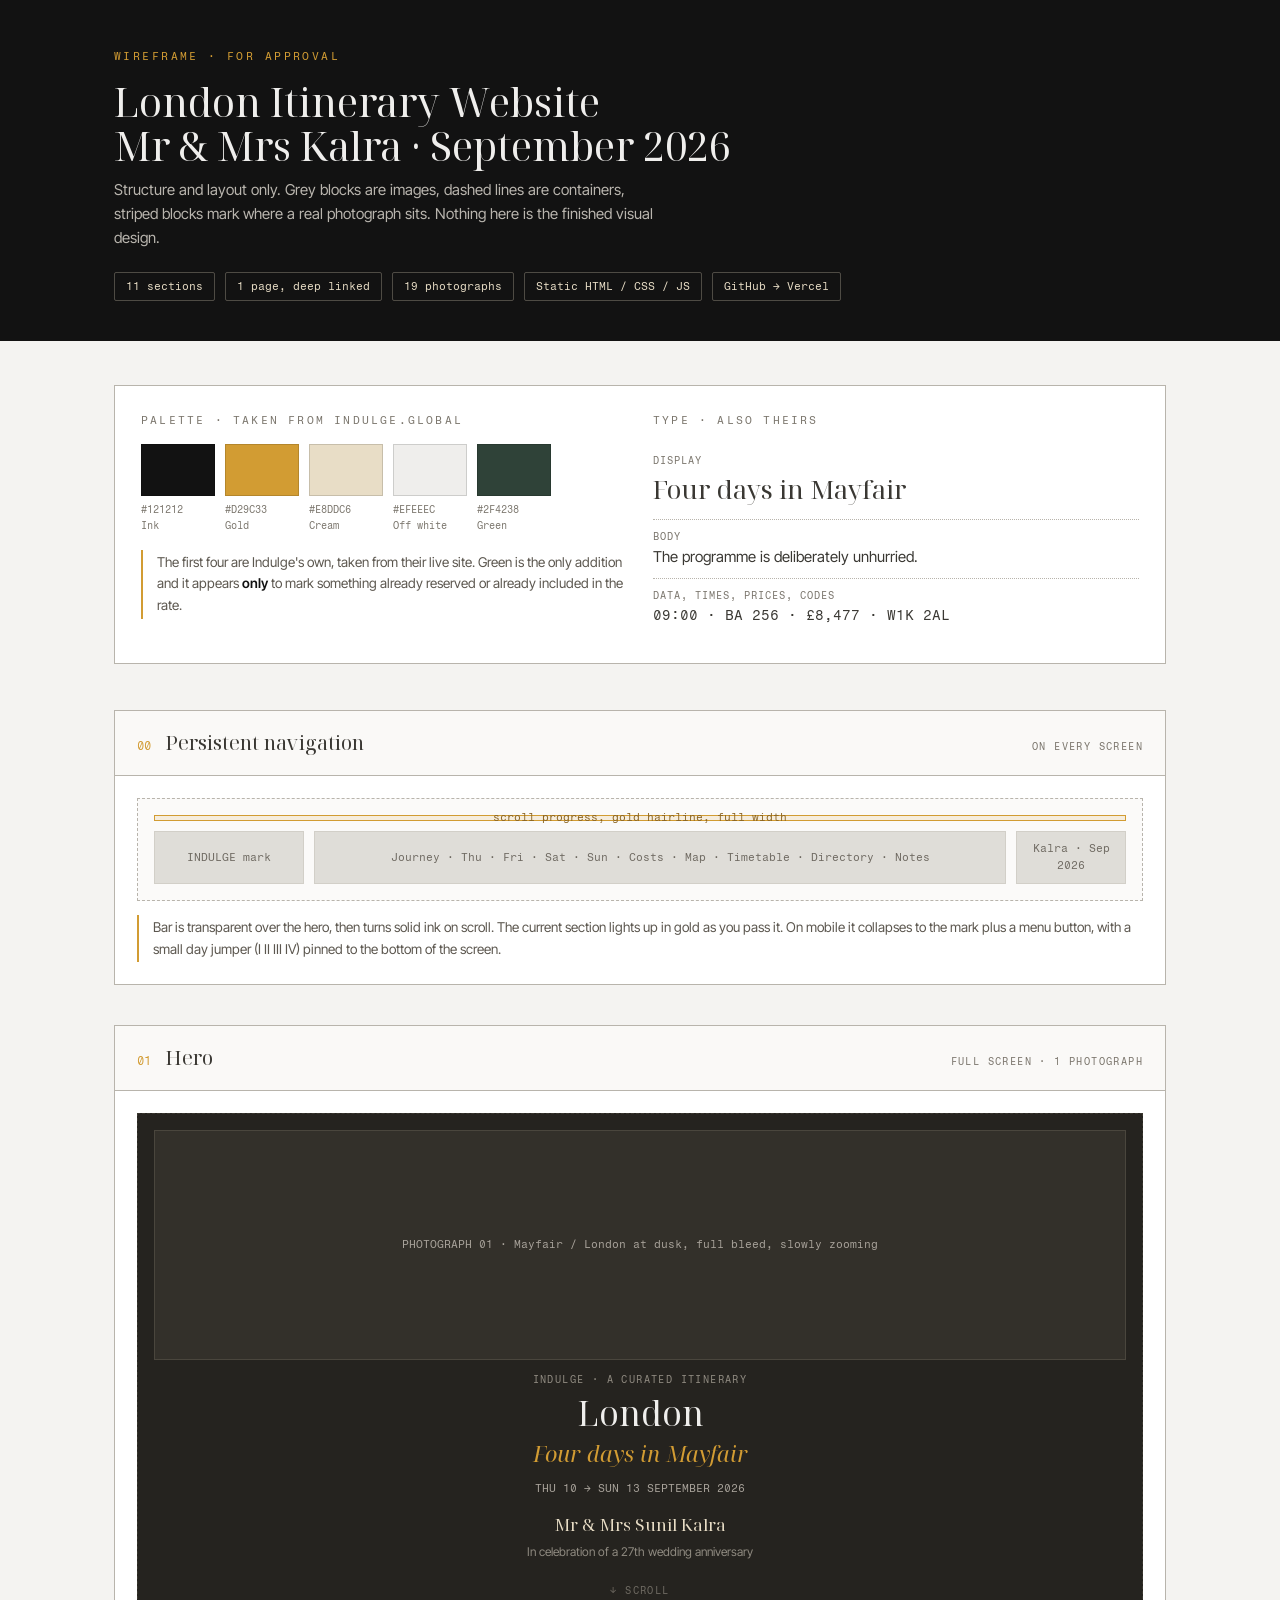
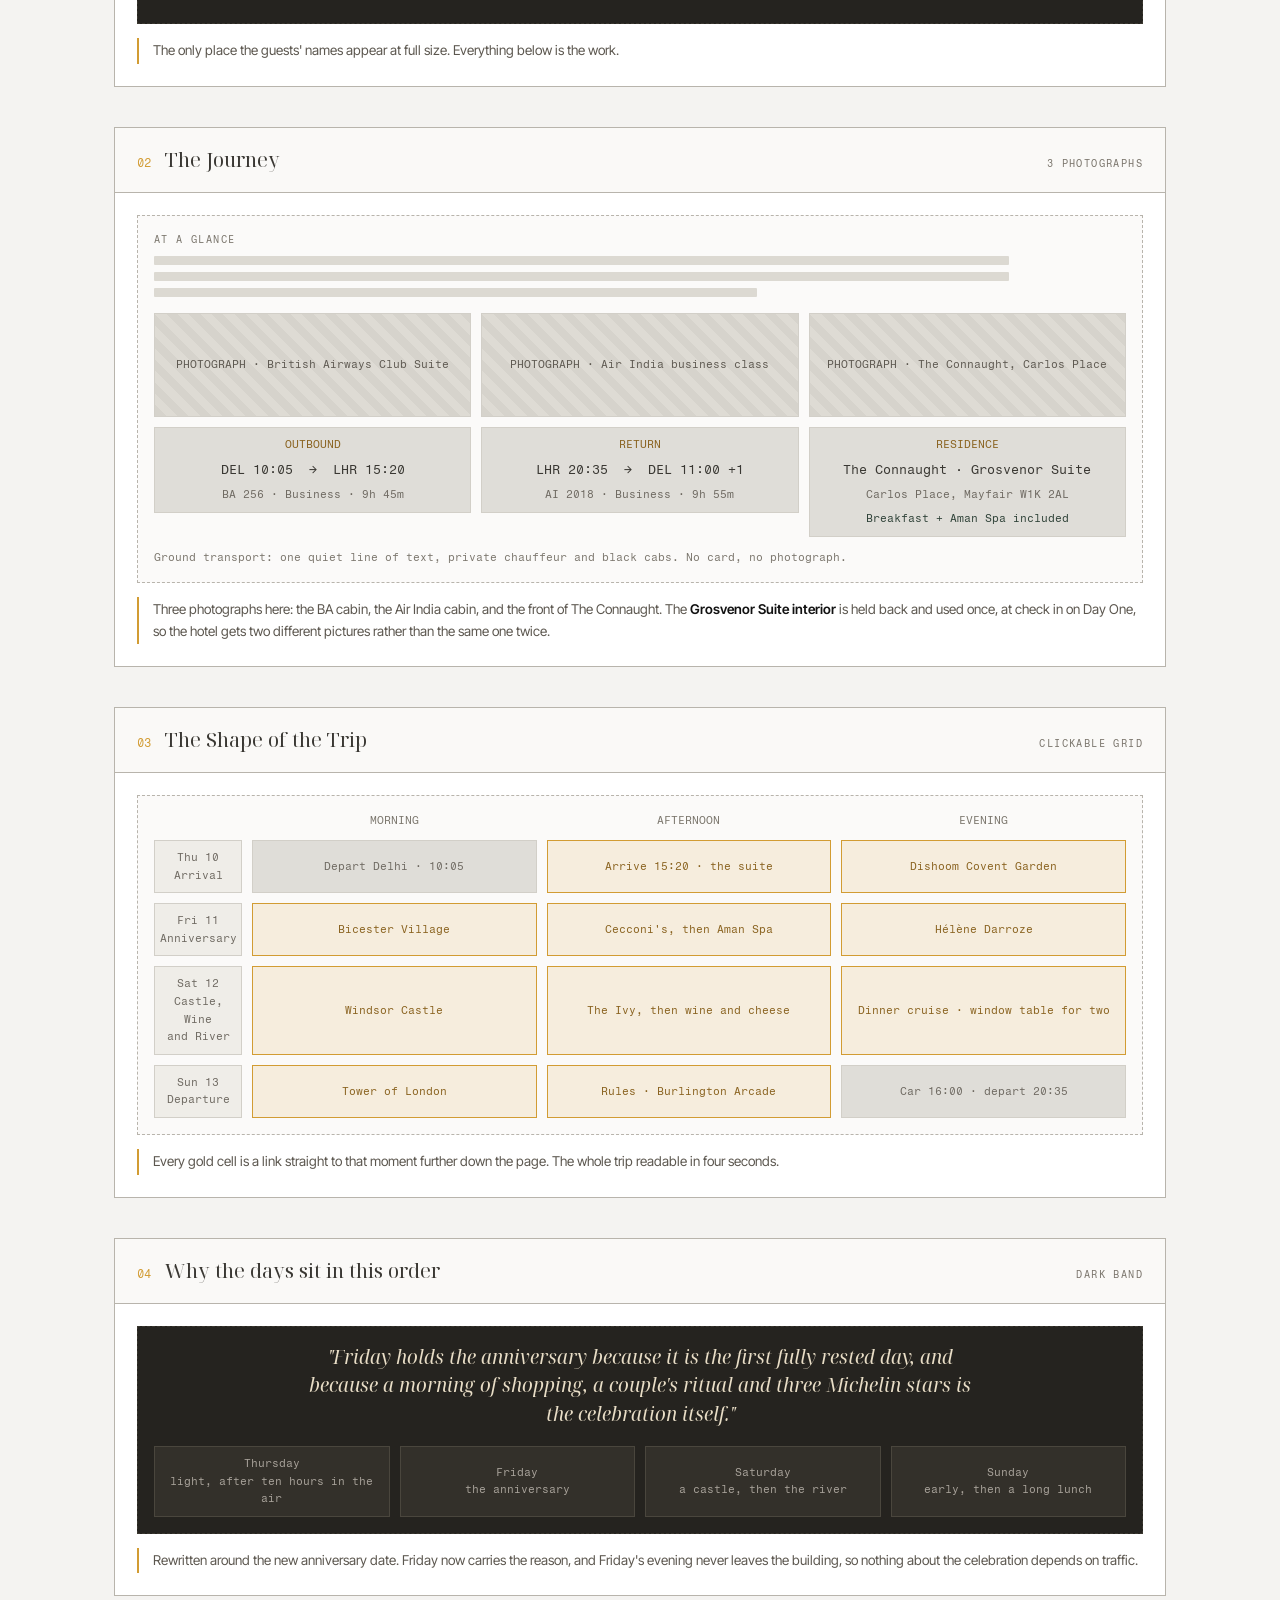
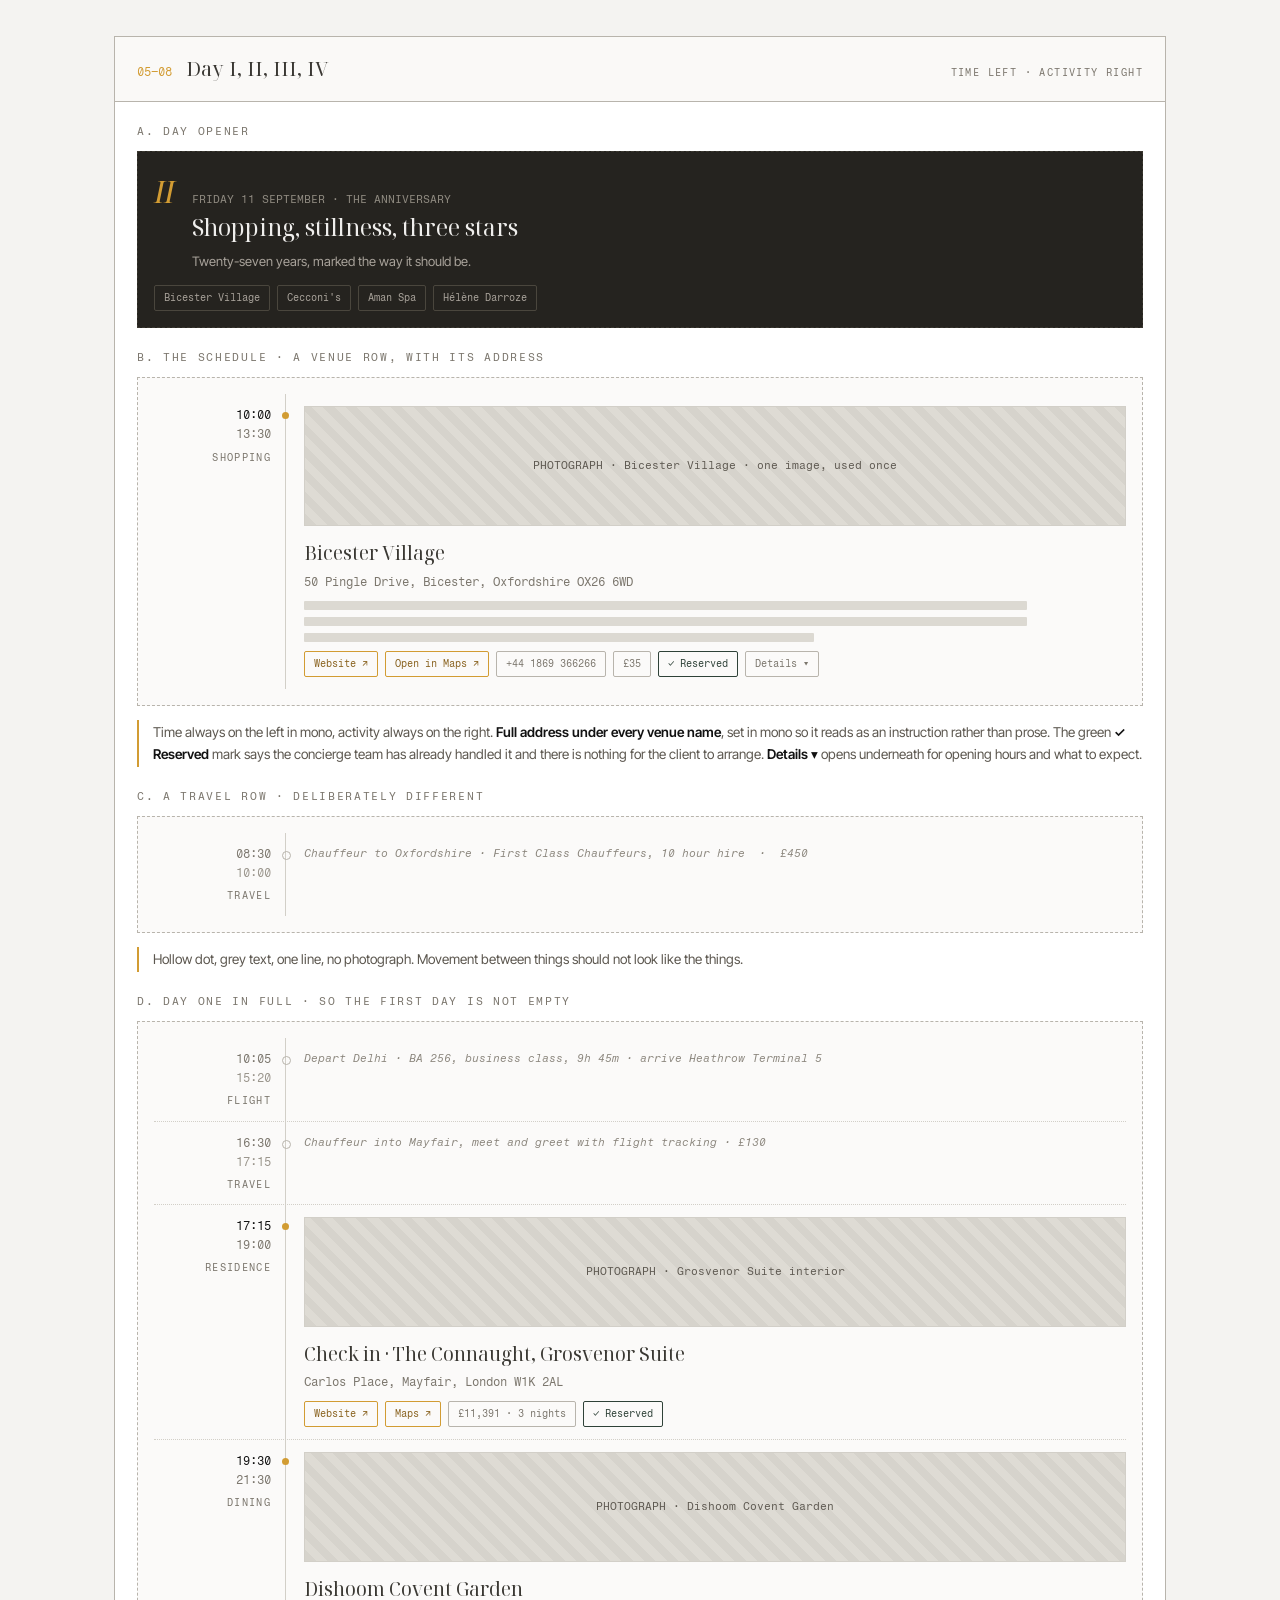
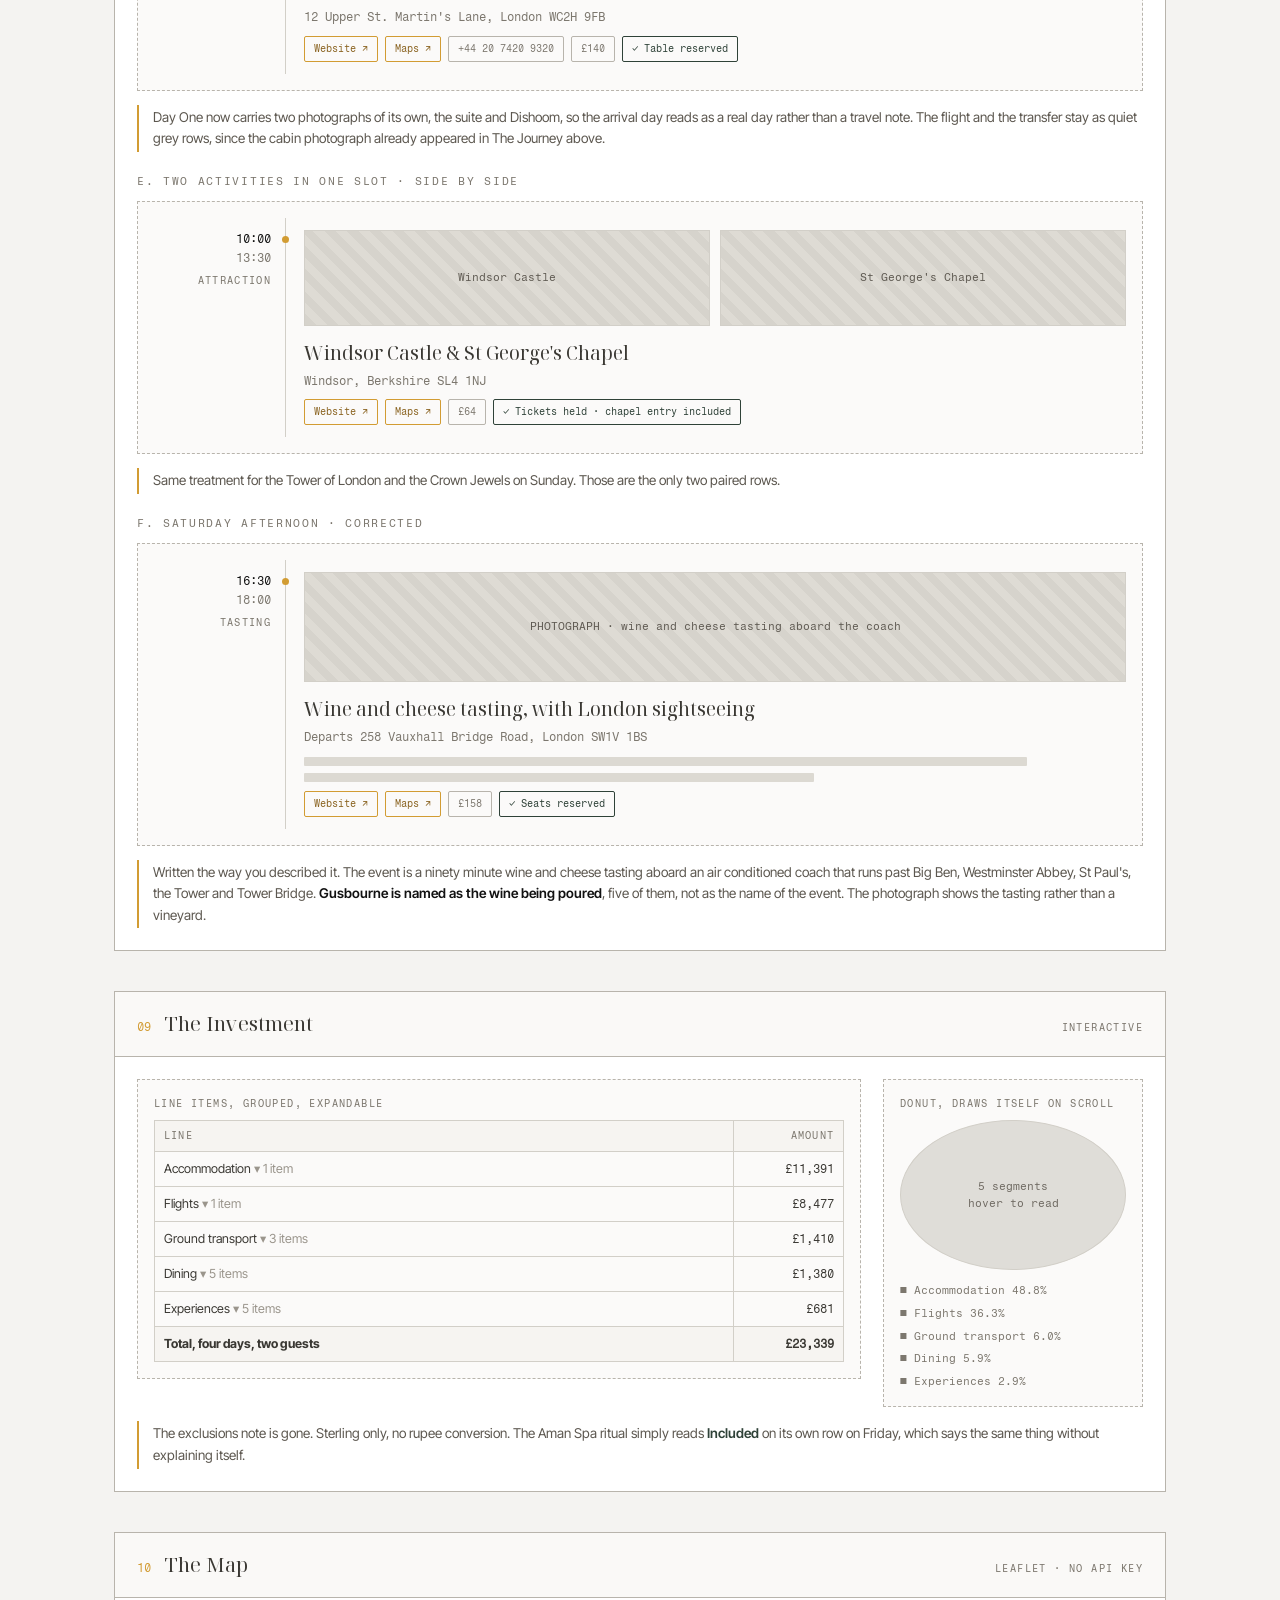
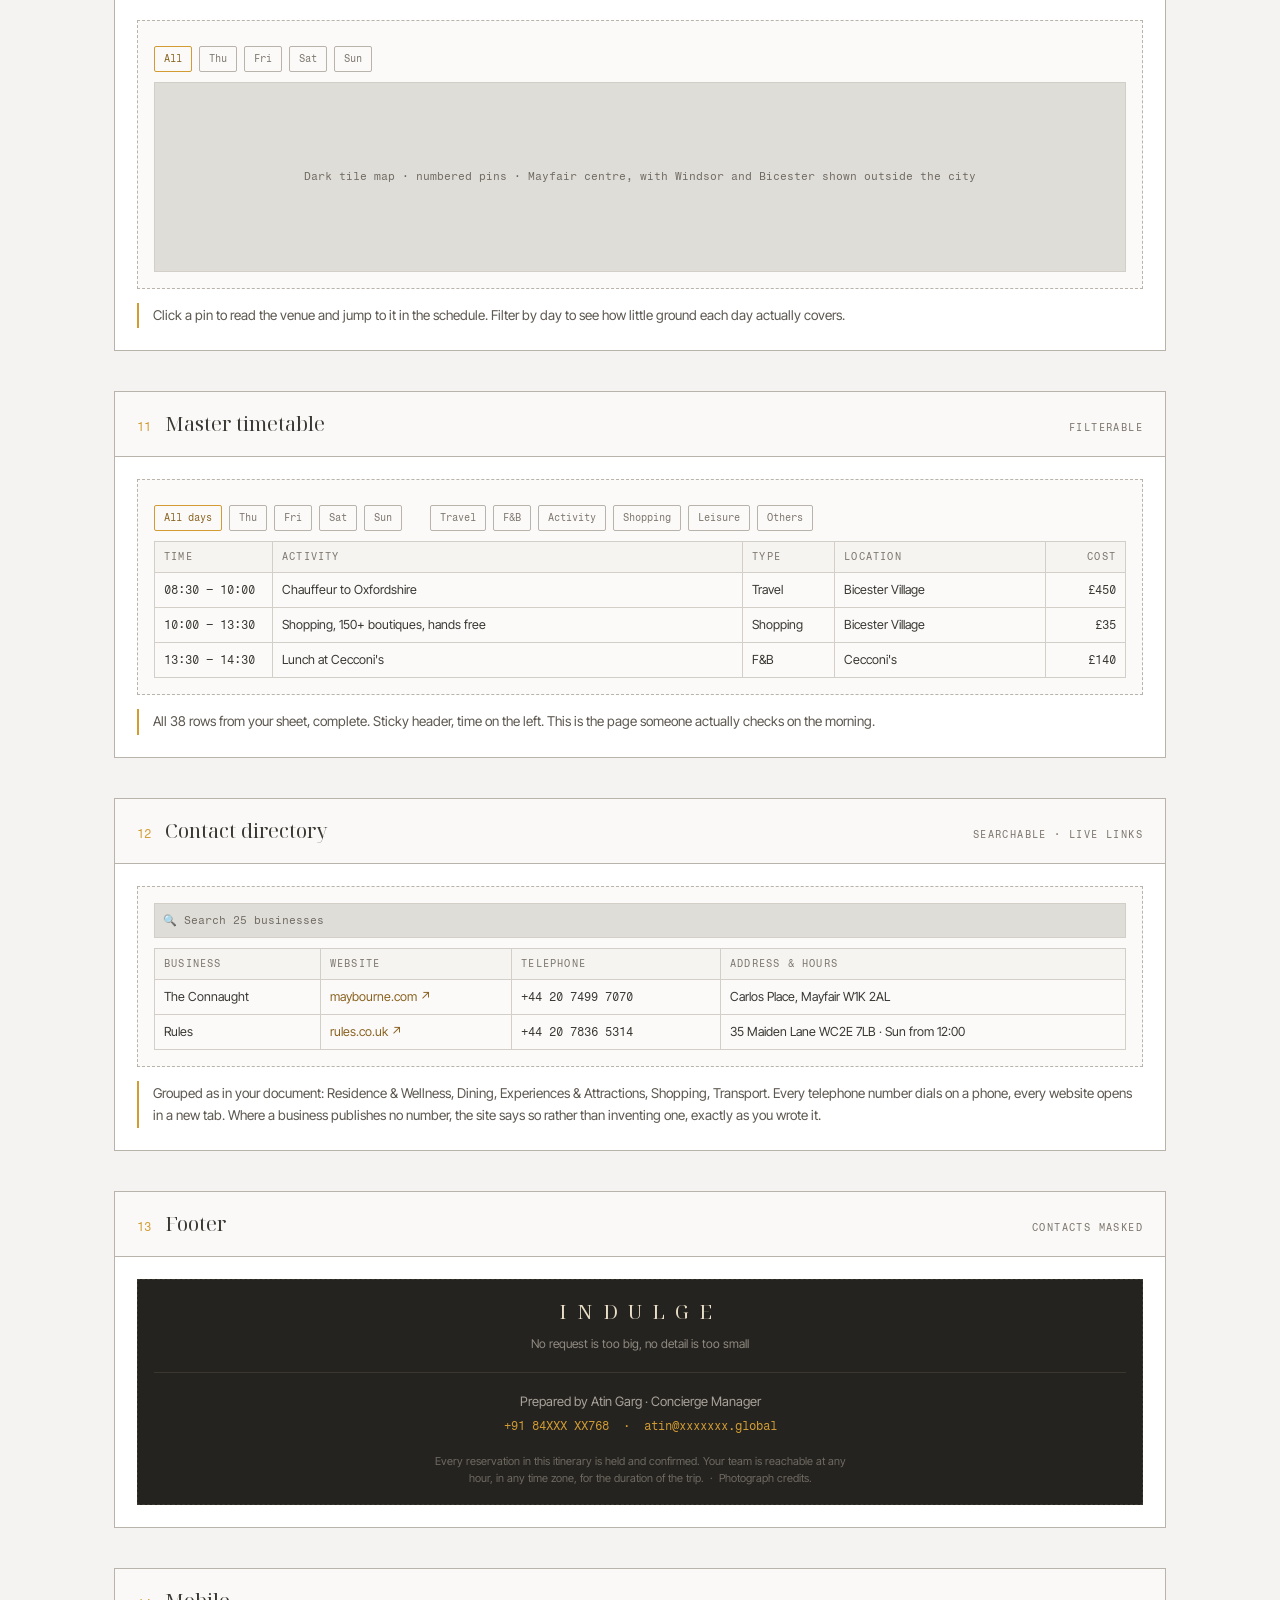
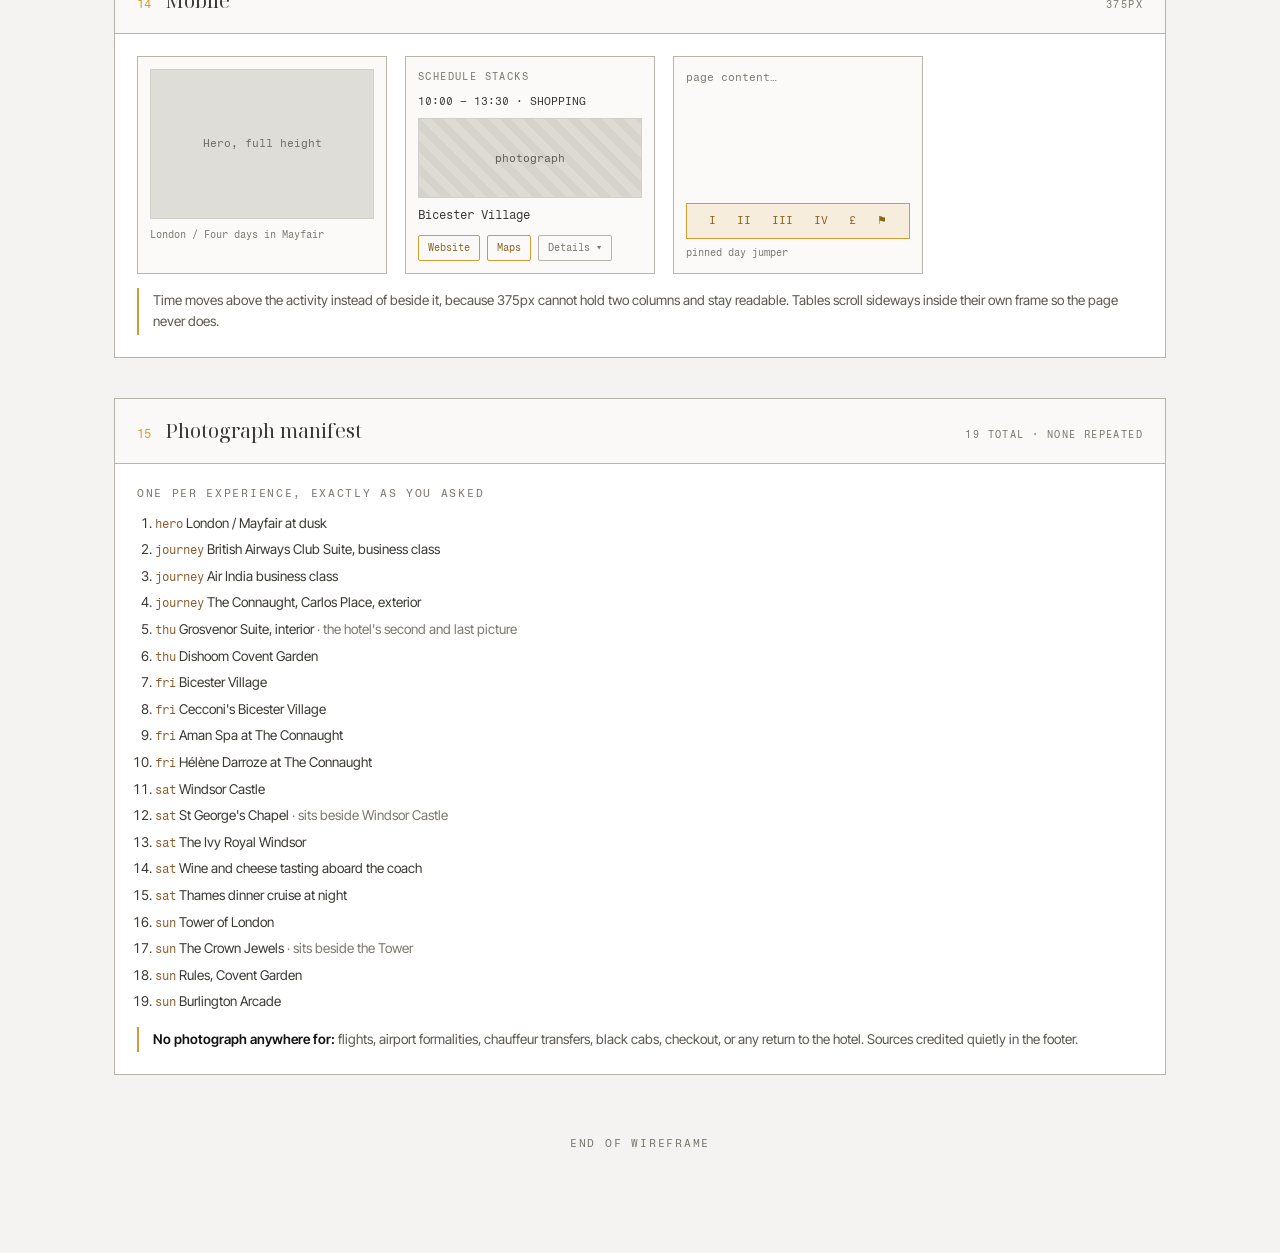
<file: wireframe/wireframe.html>
<!doctype html>
<html lang="en"><head><meta charset="utf-8">
<meta name="viewport" content="width=device-width,initial-scale=1">
<title>Wireframe · London Itinerary Website</title>
<link href="https://fonts.googleapis.com/css2?family=Noto+Serif+Display:ital,wght@0,400;0,500;1,400&family=Inter+Tight:wght@300;400;500;600&family=Fragment+Mono:ital@0;1&display=swap" rel="stylesheet">
<style>
:root{
  --gold:#D29C33; --cream:#E8DDC6; --ink:#121212; --off:#EFEEEC;
  --paper:#F4F3F1; --box:#DFDDD8; --box2:#D2CFC8; --line:#B8B4AC;
  --note:#8A5A2B; --claret:#6B2737; --green:#2F4238;
  --txt:#3A3833; --mut:#7C776E;
}
*{box-sizing:border-box;margin:0;padding:0}
body{background:var(--paper);color:var(--txt);font-family:'Inter Tight',system-ui,sans-serif;
  font-size:14px;line-height:1.6;padding:0 0 80px}
.wrap{max-width:1100px;margin:0 auto;padding:0 24px}

/* ---------- doc header ---------- */
.doc-head{background:var(--ink);color:var(--off);padding:48px 0 40px;margin-bottom:44px}
.doc-head .wrap{display:block}
.kicker{font-family:'Fragment Mono',monospace;font-size:11px;letter-spacing:.22em;
  text-transform:uppercase;color:var(--gold)}
.doc-head h1{font-family:'Noto Serif Display',serif;font-size:40px;font-weight:400;
  line-height:1.1;margin:14px 0 10px}
.doc-head p{color:#B9B5AE;max-width:62ch;font-size:15px}
.doc-head .meta{margin-top:22px;display:flex;flex-wrap:wrap;gap:10px}
.doc-head .meta span{font-family:'Fragment Mono',monospace;font-size:11px;
  border:1px solid rgba(233,221,198,.28);color:var(--cream);padding:5px 11px;border-radius:2px}

/* ---------- brand panel ---------- */
.brand{display:grid;grid-template-columns:1fr 1fr;gap:26px;background:#fff;
  border:1px solid var(--line);padding:26px;margin-bottom:46px}
.brand h3{font-family:'Fragment Mono',monospace;font-size:11px;letter-spacing:.2em;
  text-transform:uppercase;color:var(--mut);margin-bottom:14px;font-weight:400}
.sw{display:flex;gap:10px;flex-wrap:wrap}
.sw div{width:74px}
.sw i{display:block;height:52px;border:1px solid rgba(0,0,0,.14)}
.sw b{display:block;font-family:'Fragment Mono',monospace;font-size:10px;font-weight:400;
  margin-top:6px;color:var(--mut)}
.type-row{padding:9px 0;border-bottom:1px dotted var(--line)}
.type-row:last-child{border:0}
.type-row small{font-family:'Fragment Mono',monospace;font-size:10px;color:var(--mut);
  display:block;letter-spacing:.1em;text-transform:uppercase}

/* ---------- section blocks ---------- */
.sec{margin-bottom:40px;background:#fff;border:1px solid var(--line)}
.sec > header{display:flex;align-items:baseline;gap:14px;padding:16px 22px;
  border-bottom:1px solid var(--line);background:#FAF9F7;flex-wrap:wrap}
.sec > header .n{font-family:'Fragment Mono',monospace;font-size:12px;color:var(--gold)}
.sec > header h2{font-family:'Noto Serif Display',serif;font-size:20px;font-weight:400}
.sec > header .tag{margin-left:auto;font-family:'Fragment Mono',monospace;font-size:10px;
  letter-spacing:.14em;text-transform:uppercase;color:var(--mut)}
.sec .body{padding:22px}

/* ---------- wireframe primitives ---------- */
.frame{border:1px dashed var(--line);background:#FBFAF9;padding:16px}
.frame.dark{background:#25231F;border-color:#3A372F}
.frame.dark .b{background:#33302A;border-color:#4A463D;color:#A8A29A}
.frame.dark .lbl{color:#8F8A80}
.b{background:var(--box);border:1px solid var(--box2);display:flex;align-items:center;
  justify-content:center;font-family:'Fragment Mono',monospace;font-size:11px;color:#6F6A62;
  text-align:center;padding:8px;min-height:34px}
.b.img{background:repeating-linear-gradient(45deg,#D6D3CC 0 8px,#DEDBD4 8px 16px);
  color:#5F5A52}
.b.txt{background:transparent;border:0;justify-content:flex-start;color:var(--mut);
  min-height:0;padding:0}
.b.gold{background:rgba(210,156,51,.14);border-color:var(--gold);color:#8A6320}
.lbl{font-family:'Fragment Mono',monospace;font-size:10px;letter-spacing:.14em;
  text-transform:uppercase;color:var(--mut);margin-bottom:8px}
.row{display:flex;gap:10px}
.stack{display:flex;flex-direction:column;gap:10px}
.grid3{display:grid;grid-template-columns:repeat(3,1fr);gap:10px}
.grid4{display:grid;grid-template-columns:repeat(4,1fr);gap:10px}

/* fake text lines */
.ln{height:9px;background:#DCD9D2;border-radius:1px}
.ln.s{width:32%}.ln.m{width:62%}.ln.l{width:88%}.ln.g{background:rgba(210,156,51,.4)}
.lines{display:flex;flex-direction:column;gap:7px}

/* annotation */
.note{margin-top:14px;border-left:2px solid var(--gold);padding:2px 0 2px 14px;
  font-size:13.5px;color:#5C574F}
.note b{color:var(--ink);font-weight:600}
.note ul{margin:6px 0 0 16px}
.note li{margin-bottom:4px}

/* time/activity split demo */
.split{display:grid;grid-template-columns:132px 1fr;gap:0}
.split .t{border-right:1px solid var(--box2);padding:12px 14px 12px 0;text-align:right}
.split .t code{font-family:'Fragment Mono',monospace;font-size:12px;color:var(--ink);display:block}
.split .t small{font-family:'Fragment Mono',monospace;font-size:9.5px;letter-spacing:.14em;
  text-transform:uppercase;color:var(--mut);display:block;margin-top:5px}
.split .a{padding:12px 0 12px 18px;position:relative}
.split .a:before{content:"";position:absolute;left:-4px;top:18px;width:7px;height:7px;
  border-radius:50%;background:var(--gold)}
.split.travel .a:before{background:transparent;border:1px solid var(--line)}
.evt{margin-bottom:0}

table.mini{width:100%;border-collapse:collapse;font-size:12.5px}
table.mini th,table.mini td{border:1px solid var(--box2);padding:7px 9px;text-align:left}
table.mini th{background:#F6F4F1;font-family:'Fragment Mono',monospace;font-size:10px;
  letter-spacing:.12em;text-transform:uppercase;color:var(--mut);font-weight:400}
table.mini td code{font-family:'Fragment Mono',monospace;font-size:11.5px}

.chips{display:flex;gap:7px;flex-wrap:wrap;margin-top:9px}
.chip{font-family:'Fragment Mono',monospace;font-size:10px;border:1px solid var(--line);
  padding:4px 9px;color:var(--mut);border-radius:2px}
.chip.g{border-color:var(--gold);color:#8A6320}
.chip.r{border-color:var(--claret);color:var(--claret)}
.chip.ok{border-color:var(--green);color:var(--green)}

.phone{width:250px;border:1px solid var(--line);background:#FBFAF9;padding:12px;flex:0 0 auto}
.two{display:grid;grid-template-columns:1fr 260px;gap:22px;align-items:start}

h4.sub{font-family:'Fragment Mono',monospace;font-size:10.5px;letter-spacing:.16em;
  text-transform:uppercase;color:var(--mut);margin:22px 0 10px;font-weight:400}
h4.sub:first-child{margin-top:0}
ol.man{margin-left:18px;font-size:13.5px}
ol.man li{margin-bottom:5px}
ol.man code{font-family:'Fragment Mono',monospace;font-size:12px;color:var(--note)}
@media(max-width:820px){.brand,.two{grid-template-columns:1fr}.grid4,.grid3{grid-template-columns:1fr 1fr}}
</style></head><body>

<div class="doc-head"><div class="wrap">
  <div class="kicker">Wireframe · for approval</div>
  <h1>London Itinerary Website<br>Mr &amp; Mrs Kalra · September 2026</h1>
  <p>Structure and layout only. Grey blocks are images, dashed lines are containers, striped
     blocks mark where a real photograph sits. Nothing here is the finished visual design.</p>
  <div class="meta">
    <span>11 sections</span><span>1 page, deep linked</span><span>19 photographs</span>
    <span>Static HTML / CSS / JS</span><span>GitHub → Vercel</span>
  </div>
</div></div>

<div class="wrap">

<!-- BRAND -->
<div class="brand">
  <div>
    <h3>Palette · taken from indulge.global</h3>
    <div class="sw">
      <div><i style="background:#121212"></i><b>#121212<br>Ink</b></div>
      <div><i style="background:#D29C33"></i><b>#D29C33<br>Gold</b></div>
      <div><i style="background:#E8DDC6"></i><b>#E8DDC6<br>Cream</b></div>
      <div><i style="background:#EFEEEC"></i><b>#EFEEEC<br>Off white</b></div>
      <div><i style="background:#2F4238"></i><b>#2F4238<br>Green</b></div>
    </div>
    <div class="note" style="margin-top:16px">
      The first four are Indulge's own, taken from their live site. Green is the only addition and it
      appears <b>only</b> to mark something already reserved or already included in the rate.
    </div>
  </div>
  <div>
    <h3>Type · also theirs</h3>
    <div class="type-row"><small>Display</small>
      <span style="font-family:'Noto Serif Display',serif;font-size:26px">Four days in Mayfair</span></div>
    <div class="type-row"><small>Body</small>
      <span style="font-family:'Inter Tight',sans-serif;font-size:15px">The programme is deliberately unhurried.</span></div>
    <div class="type-row"><small>Data, times, prices, codes</small>
      <span style="font-family:'Fragment Mono',monospace;font-size:14px">09:00 · BA 256 · £8,477 · W1K 2AL</span></div>
  </div>
</div>

<!-- 00 NAV -->
<div class="sec"><header><span class="n">00</span><h2>Persistent navigation</h2>
  <span class="tag">on every screen</span></header>
  <div class="body">
    <div class="frame">
      <div class="b gold" style="height:6px;min-height:6px;padding:0">scroll progress, gold hairline, full width</div>
      <div class="row" style="margin-top:10px">
        <div class="b" style="width:150px">INDULGE mark</div>
        <div class="b" style="flex:1">Journey · Thu · Fri · Sat · Sun · Costs · Map · Timetable · Directory · Notes</div>
        <div class="b" style="width:110px">Kalra · Sep 2026</div>
      </div>
    </div>
    <div class="note">
      Bar is transparent over the hero, then turns solid ink on scroll. The current section
      lights up in gold as you pass it. On mobile it collapses to the mark plus a menu button,
      with a small day jumper (I II III IV) pinned to the bottom of the screen.
    </div>
  </div>
</div>

<!-- 01 HERO -->
<div class="sec"><header><span class="n">01</span><h2>Hero</h2><span class="tag">full screen · 1 photograph</span></header>
  <div class="body">
    <div class="frame dark">
      <div class="b img" style="min-height:230px">PHOTOGRAPH 01 · Mayfair / London at dusk, full bleed, slowly zooming</div>
      <div style="margin-top:12px;text-align:center">
        <div class="lbl" style="color:#8F8A80">INDULGE · a curated itinerary</div>
        <div style="font-family:'Noto Serif Display',serif;color:#EFEEEC;font-size:34px;line-height:1.05">London<br>
          <span style="color:#D29C33;font-style:italic;font-size:22px">Four days in Mayfair</span></div>
        <div style="font-family:'Fragment Mono',monospace;font-size:11px;color:#A8A29A;margin-top:12px">
          THU 10 → SUN 13 SEPTEMBER 2026</div>
        <div style="font-family:'Noto Serif Display',serif;color:#E8DDC6;font-size:17px;margin-top:14px">
          Mr &amp; Mrs Sunil Kalra</div>
        <div style="font-family:'Inter Tight';font-size:12px;color:#8F8A80;margin-top:4px">
          In celebration of a 27th wedding anniversary</div>
        <div class="lbl" style="color:#6E6A62;margin-top:22px">↓ scroll</div>
      </div>
    </div>
    <div class="note">The only place the guests' names appear at full size. Everything below is the work.</div>
  </div>
</div>

<!-- 02 JOURNEY -->
<div class="sec"><header><span class="n">02</span><h2>The Journey</h2><span class="tag">3 photographs</span></header>
  <div class="body">
    <div class="frame">
      <div class="lbl">At a glance</div>
      <div class="lines"><div class="ln l"></div><div class="ln l"></div><div class="ln m"></div></div>
      <div class="grid3" style="margin-top:16px">
        <div class="stack">
          <div class="b img" style="min-height:104px">PHOTOGRAPH · British Airways Club Suite</div>
          <div class="b" style="min-height:84px;flex-direction:column;gap:6px">
            <span style="color:#8A6320">OUTBOUND</span>
            <span style="font-size:13px;color:#3A3833">DEL 10:05 &nbsp;→&nbsp; LHR 15:20</span>
            <span>BA 256 · Business · 9h 45m</span></div>
        </div>
        <div class="stack">
          <div class="b img" style="min-height:104px">PHOTOGRAPH · Air India business class</div>
          <div class="b" style="min-height:84px;flex-direction:column;gap:6px">
            <span style="color:#8A6320">RETURN</span>
            <span style="font-size:13px;color:#3A3833">LHR 20:35 &nbsp;→&nbsp; DEL 11:00 +1</span>
            <span>AI 2018 · Business · 9h 55m</span></div>
        </div>
        <div class="stack">
          <div class="b img" style="min-height:104px">PHOTOGRAPH · The Connaught, Carlos Place</div>
          <div class="b" style="min-height:84px;flex-direction:column;gap:6px">
            <span style="color:#8A6320">RESIDENCE</span>
            <span style="font-size:13px;color:#3A3833">The Connaught · Grosvenor Suite</span>
            <span>Carlos Place, Mayfair W1K 2AL</span>
            <span style="color:#2F4238">Breakfast + Aman Spa included</span></div>
        </div>
      </div>
      <div class="b txt" style="margin-top:12px">Ground transport: one quiet line of text, private chauffeur and black cabs. No card, no photograph.</div>
    </div>
    <div class="note">
      Three photographs here: the BA cabin, the Air India cabin, and the front of The Connaught.
      The <b>Grosvenor Suite interior</b> is held back and used once, at check in on Day One, so the
      hotel gets two different pictures rather than the same one twice.
    </div>
  </div>
</div>

<!-- 03 SHAPE -->
<div class="sec"><header><span class="n">03</span><h2>The Shape of the Trip</h2><span class="tag">clickable grid</span></header>
  <div class="body">
    <div class="frame">
      <div class="grid4" style="grid-template-columns:88px repeat(3,1fr)">
        <div class="b txt"></div>
        <div class="b txt" style="justify-content:center">MORNING</div>
        <div class="b txt" style="justify-content:center">AFTERNOON</div>
        <div class="b txt" style="justify-content:center">EVENING</div>

        <div class="b" style="background:#EFEDE8">Thu 10<br>Arrival</div>
        <div class="b">Depart Delhi · 10:05</div>
        <div class="b gold">Arrive 15:20 · the suite</div>
        <div class="b gold">Dishoom Covent Garden</div>

        <div class="b" style="background:#EFEDE8">Fri 11<br>Anniversary</div>
        <div class="b gold">Bicester Village</div>
        <div class="b gold">Cecconi's, then Aman Spa</div>
        <div class="b gold">Hélène Darroze</div>

        <div class="b" style="background:#EFEDE8">Sat 12<br>Castle, Wine<br>and River</div>
        <div class="b gold">Windsor Castle</div>
        <div class="b gold">The Ivy, then wine and cheese</div>
        <div class="b gold">Dinner cruise · window table for two</div>

        <div class="b" style="background:#EFEDE8">Sun 13<br>Departure</div>
        <div class="b gold">Tower of London</div>
        <div class="b gold">Rules · Burlington Arcade</div>
        <div class="b">Car 16:00 · depart 20:35</div>
      </div>
    </div>
    <div class="note">Every gold cell is a link straight to that moment further down the page. The whole trip readable in four seconds.</div>
  </div>
</div>

<!-- 04 WHY -->
<div class="sec"><header><span class="n">04</span><h2>Why the days sit in this order</h2><span class="tag">dark band</span></header>
  <div class="body">
    <div class="frame dark">
      <div style="font-family:'Noto Serif Display',serif;color:#E8DDC6;font-size:19px;font-style:italic;
        max-width:62ch;margin:0 auto;text-align:center;line-height:1.5">
        "Friday holds the anniversary because it is the first fully rested day, and because a morning of
        shopping, a couple's ritual and three Michelin stars is the celebration itself."</div>
      <div class="grid4" style="margin-top:18px">
        <div class="b">Thursday<br>light, after ten hours in the air</div>
        <div class="b">Friday<br>the anniversary</div>
        <div class="b">Saturday<br>a castle, then the river</div>
        <div class="b">Sunday<br>early, then a long lunch</div>
      </div>
    </div>
    <div class="note">
      Rewritten around the new anniversary date. Friday now carries the reason, and Friday's evening
      never leaves the building, so nothing about the celebration depends on traffic.
    </div>
  </div>
</div>

<!-- 05 DAY TEMPLATE -->
<div class="sec"><header><span class="n">05–08</span><h2>Day I, II, III, IV</h2>
  <span class="tag">time left · activity right</span></header>
  <div class="body">

    <h4 class="sub">a. Day opener</h4>
    <div class="frame dark">
      <div class="row" style="align-items:baseline;gap:18px">
        <div style="font-family:'Noto Serif Display',serif;color:#D29C33;font-size:30px;font-style:italic">II</div>
        <div>
          <div style="font-family:'Fragment Mono',monospace;font-size:11px;color:#8F8A80">FRIDAY 11 SEPTEMBER · THE ANNIVERSARY</div>
          <div style="font-family:'Noto Serif Display',serif;color:#EFEEEC;font-size:23px">Shopping, stillness, three stars</div>
          <div style="font-size:13px;color:#A8A29A;margin-top:5px">Twenty-seven years, marked the way it should be.</div>
        </div>
      </div>
      <div class="chips" style="margin-top:14px">
        <span class="chip" style="border-color:#4A463D;color:#A8A29A">Bicester Village</span>
        <span class="chip" style="border-color:#4A463D;color:#A8A29A">Cecconi's</span>
        <span class="chip" style="border-color:#4A463D;color:#A8A29A">Aman Spa</span>
        <span class="chip" style="border-color:#4A463D;color:#A8A29A">Hélène Darroze</span>
      </div>
    </div>

    <h4 class="sub">b. The schedule · a venue row, with its address</h4>
    <div class="frame">
      <div class="split evt">
        <div class="t"><code>10:00</code><code style="color:#7C776E">13:30</code><small>Shopping</small></div>
        <div class="a">
          <div class="b img" style="min-height:120px">PHOTOGRAPH · Bicester Village · one image, used once</div>
          <div style="font-family:'Noto Serif Display',serif;font-size:19px;margin-top:12px">Bicester Village</div>
          <div style="font-family:'Fragment Mono',monospace;font-size:11.5px;color:#7C776E;margin-top:4px">
            50 Pingle Drive, Bicester, Oxfordshire OX26 6WD</div>
          <div class="lines" style="margin-top:10px">
            <div class="ln l"></div><div class="ln l"></div><div class="ln m"></div></div>
          <div class="chips">
            <span class="chip g">Website ↗</span>
            <span class="chip g">Open in Maps ↗</span>
            <span class="chip">+44 1869 366266</span>
            <span class="chip">£35</span>
            <span class="chip ok">✓ Reserved</span>
            <span class="chip">Details ▾</span>
          </div>
        </div>
      </div>
    </div>
    <div class="note">
      Time always on the left in mono, activity always on the right. <b>Full address under every venue
      name</b>, set in mono so it reads as an instruction rather than prose. The green
      <b>✓ Reserved</b> mark says the concierge team has already handled it and there is nothing for
      the client to arrange. <b>Details ▾</b> opens underneath for opening hours and what to expect.
    </div>

    <h4 class="sub">c. A travel row · deliberately different</h4>
    <div class="frame">
      <div class="split travel evt">
        <div class="t"><code style="color:#7C776E">08:30</code><code style="color:#9A958C">10:00</code><small>Travel</small></div>
        <div class="a"><div class="b txt" style="color:#8A857C;font-style:italic">
          Chauffeur to Oxfordshire · First Class Chauffeurs, 10 hour hire &nbsp;·&nbsp; £450</div></div>
      </div>
    </div>
    <div class="note">Hollow dot, grey text, one line, no photograph. Movement between things should not look like the things.</div>

    <h4 class="sub">d. Day One in full · so the first day is not empty</h4>
    <div class="frame">
      <div class="split travel evt">
        <div class="t"><code style="color:#7C776E">10:05</code><code style="color:#9A958C">15:20</code><small>Flight</small></div>
        <div class="a"><div class="b txt" style="color:#8A857C;font-style:italic">
          Depart Delhi · BA 256, business class, 9h 45m · arrive Heathrow Terminal 5</div></div>
      </div>
      <div class="split travel evt" style="border-top:1px dotted #D2CFC8">
        <div class="t"><code style="color:#7C776E">16:30</code><code style="color:#9A958C">17:15</code><small>Travel</small></div>
        <div class="a"><div class="b txt" style="color:#8A857C;font-style:italic">
          Chauffeur into Mayfair, meet and greet with flight tracking · £130</div></div>
      </div>
      <div class="split evt" style="border-top:1px dotted #D2CFC8">
        <div class="t"><code>17:15</code><code style="color:#7C776E">19:00</code><small>Residence</small></div>
        <div class="a">
          <div class="b img" style="min-height:110px">PHOTOGRAPH · Grosvenor Suite interior</div>
          <div style="font-family:'Noto Serif Display',serif;font-size:19px;margin-top:12px">Check in · The Connaught, Grosvenor Suite</div>
          <div style="font-family:'Fragment Mono',monospace;font-size:11.5px;color:#7C776E;margin-top:4px">
            Carlos Place, Mayfair, London W1K 2AL</div>
          <div class="chips"><span class="chip g">Website ↗</span><span class="chip g">Maps ↗</span>
            <span class="chip">£11,391 · 3 nights</span><span class="chip ok">✓ Reserved</span></div>
        </div>
      </div>
      <div class="split evt" style="border-top:1px dotted #D2CFC8">
        <div class="t"><code>19:30</code><code style="color:#7C776E">21:30</code><small>Dining</small></div>
        <div class="a">
          <div class="b img" style="min-height:110px">PHOTOGRAPH · Dishoom Covent Garden</div>
          <div style="font-family:'Noto Serif Display',serif;font-size:19px;margin-top:12px">Dishoom Covent Garden</div>
          <div style="font-family:'Fragment Mono',monospace;font-size:11.5px;color:#7C776E;margin-top:4px">
            12 Upper St. Martin's Lane, London WC2H 9FB</div>
          <div class="chips"><span class="chip g">Website ↗</span><span class="chip g">Maps ↗</span>
            <span class="chip">+44 20 7420 9320</span><span class="chip">£140</span>
            <span class="chip ok">✓ Table reserved</span></div>
        </div>
      </div>
    </div>
    <div class="note">
      Day One now carries two photographs of its own, the suite and Dishoom, so the arrival day reads
      as a real day rather than a travel note. The flight and the transfer stay as quiet grey rows,
      since the cabin photograph already appeared in The Journey above.
    </div>

    <h4 class="sub">e. Two activities in one slot · side by side</h4>
    <div class="frame">
      <div class="split evt">
        <div class="t"><code>10:00</code><code style="color:#7C776E">13:30</code><small>Attraction</small></div>
        <div class="a">
          <div class="row">
            <div class="b img" style="flex:1;min-height:96px">Windsor Castle</div>
            <div class="b img" style="flex:1;min-height:96px">St George's Chapel</div>
          </div>
          <div style="font-family:'Noto Serif Display',serif;font-size:19px;margin-top:12px">Windsor Castle &amp; St George's Chapel</div>
          <div style="font-family:'Fragment Mono',monospace;font-size:11.5px;color:#7C776E;margin-top:4px">
            Windsor, Berkshire SL4 1NJ</div>
          <div class="chips"><span class="chip g">Website ↗</span><span class="chip g">Maps ↗</span>
            <span class="chip">£64</span><span class="chip ok">✓ Tickets held · chapel entry included</span></div>
        </div>
      </div>
    </div>
    <div class="note">Same treatment for the Tower of London and the Crown Jewels on Sunday. Those are the only two paired rows.</div>

    <h4 class="sub">f. Saturday afternoon · corrected</h4>
    <div class="frame">
      <div class="split evt">
        <div class="t"><code>16:30</code><code style="color:#7C776E">18:00</code><small>Tasting</small></div>
        <div class="a">
          <div class="b img" style="min-height:110px">PHOTOGRAPH · wine and cheese tasting aboard the coach</div>
          <div style="font-family:'Noto Serif Display',serif;font-size:19px;margin-top:12px">
            Wine and cheese tasting, with London sightseeing</div>
          <div style="font-family:'Fragment Mono',monospace;font-size:11.5px;color:#7C776E;margin-top:4px">
            Departs 258 Vauxhall Bridge Road, London SW1V 1BS</div>
          <div class="lines" style="margin-top:10px"><div class="ln l"></div><div class="ln m"></div></div>
          <div class="chips"><span class="chip g">Website ↗</span><span class="chip g">Maps ↗</span>
            <span class="chip">£158</span><span class="chip ok">✓ Seats reserved</span></div>
        </div>
      </div>
    </div>
    <div class="note">
      Written the way you described it. The event is a ninety minute wine and cheese tasting aboard an
      air conditioned coach that runs past Big Ben, Westminster Abbey, St Paul's, the Tower and Tower
      Bridge. <b>Gusbourne is named as the wine being poured</b>, five of them, not as the name of the
      event. The photograph shows the tasting rather than a vineyard.
    </div>
  </div>
</div>

<!-- 09 COST -->
<div class="sec"><header><span class="n">09</span><h2>The Investment</h2><span class="tag">interactive</span></header>
  <div class="body">
    <div class="two">
      <div class="frame">
        <div class="lbl">Line items, grouped, expandable</div>
        <table class="mini">
          <tr><th>Line</th><th style="width:110px;text-align:right">Amount</th></tr>
          <tr><td>Accommodation <span style="color:#9A958C">▾ 1 item</span></td><td style="text-align:right"><code>£11,391</code></td></tr>
          <tr><td>Flights <span style="color:#9A958C">▾ 1 item</span></td><td style="text-align:right"><code>£8,477</code></td></tr>
          <tr><td>Ground transport <span style="color:#9A958C">▾ 3 items</span></td><td style="text-align:right"><code>£1,410</code></td></tr>
          <tr><td>Dining <span style="color:#9A958C">▾ 5 items</span></td><td style="text-align:right"><code>£1,380</code></td></tr>
          <tr><td>Experiences <span style="color:#9A958C">▾ 5 items</span></td><td style="text-align:right"><code>£681</code></td></tr>
          <tr><td style="background:#F6F4F1"><b>Total, four days, two guests</b></td>
              <td style="text-align:right;background:#F6F4F1"><code><b>£23,339</b></code></td></tr>
        </table>
      </div>
      <div class="frame">
        <div class="lbl">Donut, draws itself on scroll</div>
        <div class="b" style="min-height:150px;border-radius:50%">5 segments<br>hover to read</div>
        <div class="stack" style="margin-top:12px;gap:5px">
          <div class="b txt">■ Accommodation 48.8%</div>
          <div class="b txt">■ Flights 36.3%</div>
          <div class="b txt">■ Ground transport 6.0%</div>
          <div class="b txt">■ Dining 5.9%</div>
          <div class="b txt">■ Experiences 2.9%</div>
        </div>
      </div>
    </div>
    <div class="note">
      The exclusions note is gone. Sterling only, no rupee conversion. The Aman Spa ritual simply reads
      <b style="color:#2F4238">Included</b> on its own row on Friday, which says the same thing without
      explaining itself.
    </div>
  </div>
</div>

<!-- 10 MAP -->
<div class="sec"><header><span class="n">10</span><h2>The Map</h2><span class="tag">Leaflet · no API key</span></header>
  <div class="body">
    <div class="frame">
      <div class="chips" style="margin-bottom:10px">
        <span class="chip g">All</span><span class="chip">Thu</span><span class="chip">Fri</span>
        <span class="chip">Sat</span><span class="chip">Sun</span></div>
      <div class="b" style="min-height:190px">Dark tile map · numbered pins · Mayfair centre, with Windsor and Bicester shown outside the city</div>
    </div>
    <div class="note">Click a pin to read the venue and jump to it in the schedule. Filter by day to see how little ground each day actually covers.</div>
  </div>
</div>

<!-- 11 TIMETABLE -->
<div class="sec"><header><span class="n">11</span><h2>Master timetable</h2><span class="tag">filterable</span></header>
  <div class="body">
    <div class="frame">
      <div class="chips" style="margin-bottom:10px">
        <span class="chip g">All days</span><span class="chip">Thu</span><span class="chip">Fri</span><span class="chip">Sat</span><span class="chip">Sun</span>
        <span style="width:14px"></span>
        <span class="chip">Travel</span><span class="chip">F&amp;B</span><span class="chip">Activity</span>
        <span class="chip">Shopping</span><span class="chip">Leisure</span><span class="chip">Others</span></div>
      <table class="mini">
        <tr><th style="width:118px">Time</th><th>Activity</th><th style="width:92px">Type</th><th>Location</th><th style="width:80px;text-align:right">Cost</th></tr>
        <tr><td><code>08:30 – 10:00</code></td><td>Chauffeur to Oxfordshire</td><td>Travel</td><td>Bicester Village</td><td style="text-align:right"><code>£450</code></td></tr>
        <tr><td><code>10:00 – 13:30</code></td><td>Shopping, 150+ boutiques, hands free</td><td>Shopping</td><td>Bicester Village</td><td style="text-align:right"><code>£35</code></td></tr>
        <tr><td><code>13:30 – 14:30</code></td><td>Lunch at Cecconi's</td><td>F&amp;B</td><td>Cecconi's</td><td style="text-align:right"><code>£140</code></td></tr>
      </table>
    </div>
    <div class="note">All 38 rows from your sheet, complete. Sticky header, time on the left. This is the page someone actually checks on the morning.</div>
  </div>
</div>

<!-- 12 DIRECTORY -->
<div class="sec"><header><span class="n">12</span><h2>Contact directory</h2><span class="tag">searchable · live links</span></header>
  <div class="body">
    <div class="frame">
      <div class="b" style="min-height:34px;justify-content:flex-start">🔍 Search 25 businesses</div>
      <table class="mini" style="margin-top:10px">
        <tr><th>Business</th><th>Website</th><th>Telephone</th><th>Address &amp; hours</th></tr>
        <tr><td>The Connaught</td><td style="color:#8A6320">maybourne.com ↗</td><td><code>+44 20 7499 7070</code></td><td>Carlos Place, Mayfair W1K 2AL</td></tr>
        <tr><td>Rules</td><td style="color:#8A6320">rules.co.uk ↗</td><td><code>+44 20 7836 5314</code></td><td>35 Maiden Lane WC2E 7LB · Sun from 12:00</td></tr>
      </table>
    </div>
    <div class="note">
      Grouped as in your document: Residence &amp; Wellness, Dining, Experiences &amp; Attractions, Shopping, Transport.
      Every telephone number dials on a phone, every website opens in a new tab. Where a business publishes no number,
      the site says so rather than inventing one, exactly as you wrote it.
    </div>
  </div>
</div>

<!-- FOOTER -->
<div class="sec"><header><span class="n">13</span><h2>Footer</h2><span class="tag">contacts masked</span></header>
  <div class="body">
    <div class="frame dark" style="text-align:center">
      <div style="font-family:'Noto Serif Display',serif;color:#E8DDC6;font-size:20px;letter-spacing:.5em">INDULGE</div>
      <div style="font-size:12px;color:#8F8A80;margin-top:6px">No request is too big, no detail is too small</div>
      <div style="height:1px;background:#3A372F;margin:18px 0"></div>
      <div style="font-size:13px;color:#A8A29A">Prepared by Atin Garg · Concierge Manager</div>
      <div style="font-family:'Fragment Mono',monospace;font-size:12px;color:#D29C33;margin-top:6px">
        +91 84XXX XX768 &nbsp;·&nbsp; atin@xxxxxxx.global</div>
      <div style="font-size:11px;color:#6E6A62;margin-top:16px;max-width:70ch;margin-inline:auto">
        Every reservation in this itinerary is held and confirmed. Your team is reachable at any hour,
        in any time zone, for the duration of the trip. &nbsp;·&nbsp; Photograph credits.</div>
    </div>
  </div>
</div>

<!-- MOBILE -->
<div class="sec"><header><span class="n">14</span><h2>Mobile</h2><span class="tag">375px</span></header>
  <div class="body">
    <div class="row" style="flex-wrap:wrap;gap:18px">
      <div class="phone">
        <div class="b" style="min-height:150px" >Hero, full height</div>
        <div class="b txt" style="margin-top:8px;font-size:10px">London / Four days in Mayfair</div>
      </div>
      <div class="phone">
        <div class="lbl">Schedule stacks</div>
        <div class="b txt" style="font-family:'Fragment Mono',monospace;font-size:11px;color:#3A3833">10:00 – 13:30 · SHOPPING</div>
        <div class="b img" style="min-height:80px;margin-top:8px">photograph</div>
        <div class="b txt" style="margin-top:8px;font-size:12px;color:#3A3833">Bicester Village</div>
        <div class="chips"><span class="chip g">Website</span><span class="chip g">Maps</span><span class="chip">Details ▾</span></div>
      </div>
      <div class="phone" style="display:flex;flex-direction:column;justify-content:flex-end;min-height:190px">
        <div class="b txt" style="font-size:11px">page content…</div>
        <div class="b gold" style="margin-top:auto">I &nbsp; II &nbsp; III &nbsp; IV &nbsp; £ &nbsp; ⚑</div>
        <div class="b txt" style="font-size:10px;margin-top:6px">pinned day jumper</div>
      </div>
    </div>
    <div class="note">
      Time moves above the activity instead of beside it, because 375px cannot hold two columns and stay readable.
      Tables scroll sideways inside their own frame so the page never does.
    </div>
  </div>
</div>

<!-- IMAGES -->
<div class="sec"><header><span class="n">15</span><h2>Photograph manifest</h2><span class="tag">19 total · none repeated</span></header>
  <div class="body">
    <h4 class="sub">One per experience, exactly as you asked</h4>
    <ol class="man">
      <li><code>hero</code> London / Mayfair at dusk</li>
      <li><code>journey</code> British Airways Club Suite, business class</li>
      <li><code>journey</code> Air India business class</li>
      <li><code>journey</code> The Connaught, Carlos Place, exterior</li>
      <li><code>thu</code> Grosvenor Suite, interior <span style="color:#7C776E">· the hotel's second and last picture</span></li>
      <li><code>thu</code> Dishoom Covent Garden</li>
      <li><code>fri</code> Bicester Village</li>
      <li><code>fri</code> Cecconi's Bicester Village</li>
      <li><code>fri</code> Aman Spa at The Connaught</li>
      <li><code>fri</code> Hélène Darroze at The Connaught</li>
      <li><code>sat</code> Windsor Castle</li>
      <li><code>sat</code> St George's Chapel <span style="color:#7C776E">· sits beside Windsor Castle</span></li>
      <li><code>sat</code> The Ivy Royal Windsor</li>
      <li><code>sat</code> Wine and cheese tasting aboard the coach</li>
      <li><code>sat</code> Thames dinner cruise at night</li>
      <li><code>sun</code> Tower of London</li>
      <li><code>sun</code> The Crown Jewels <span style="color:#7C776E">· sits beside the Tower</span></li>
      <li><code>sun</code> Rules, Covent Garden</li>
      <li><code>sun</code> Burlington Arcade</li>
    </ol>
    <div class="note">
      <b>No photograph anywhere for:</b> flights, airport formalities, chauffeur transfers, black cabs,
      checkout, or any return to the hotel. Sources credited quietly in the footer.
    </div>
  </div>
</div>

<div style="text-align:center;color:var(--mut);font-family:'Fragment Mono',monospace;
  font-size:11px;letter-spacing:.16em;padding:20px 0">END OF WIREFRAME</div>

</div></body></html>
</file>
